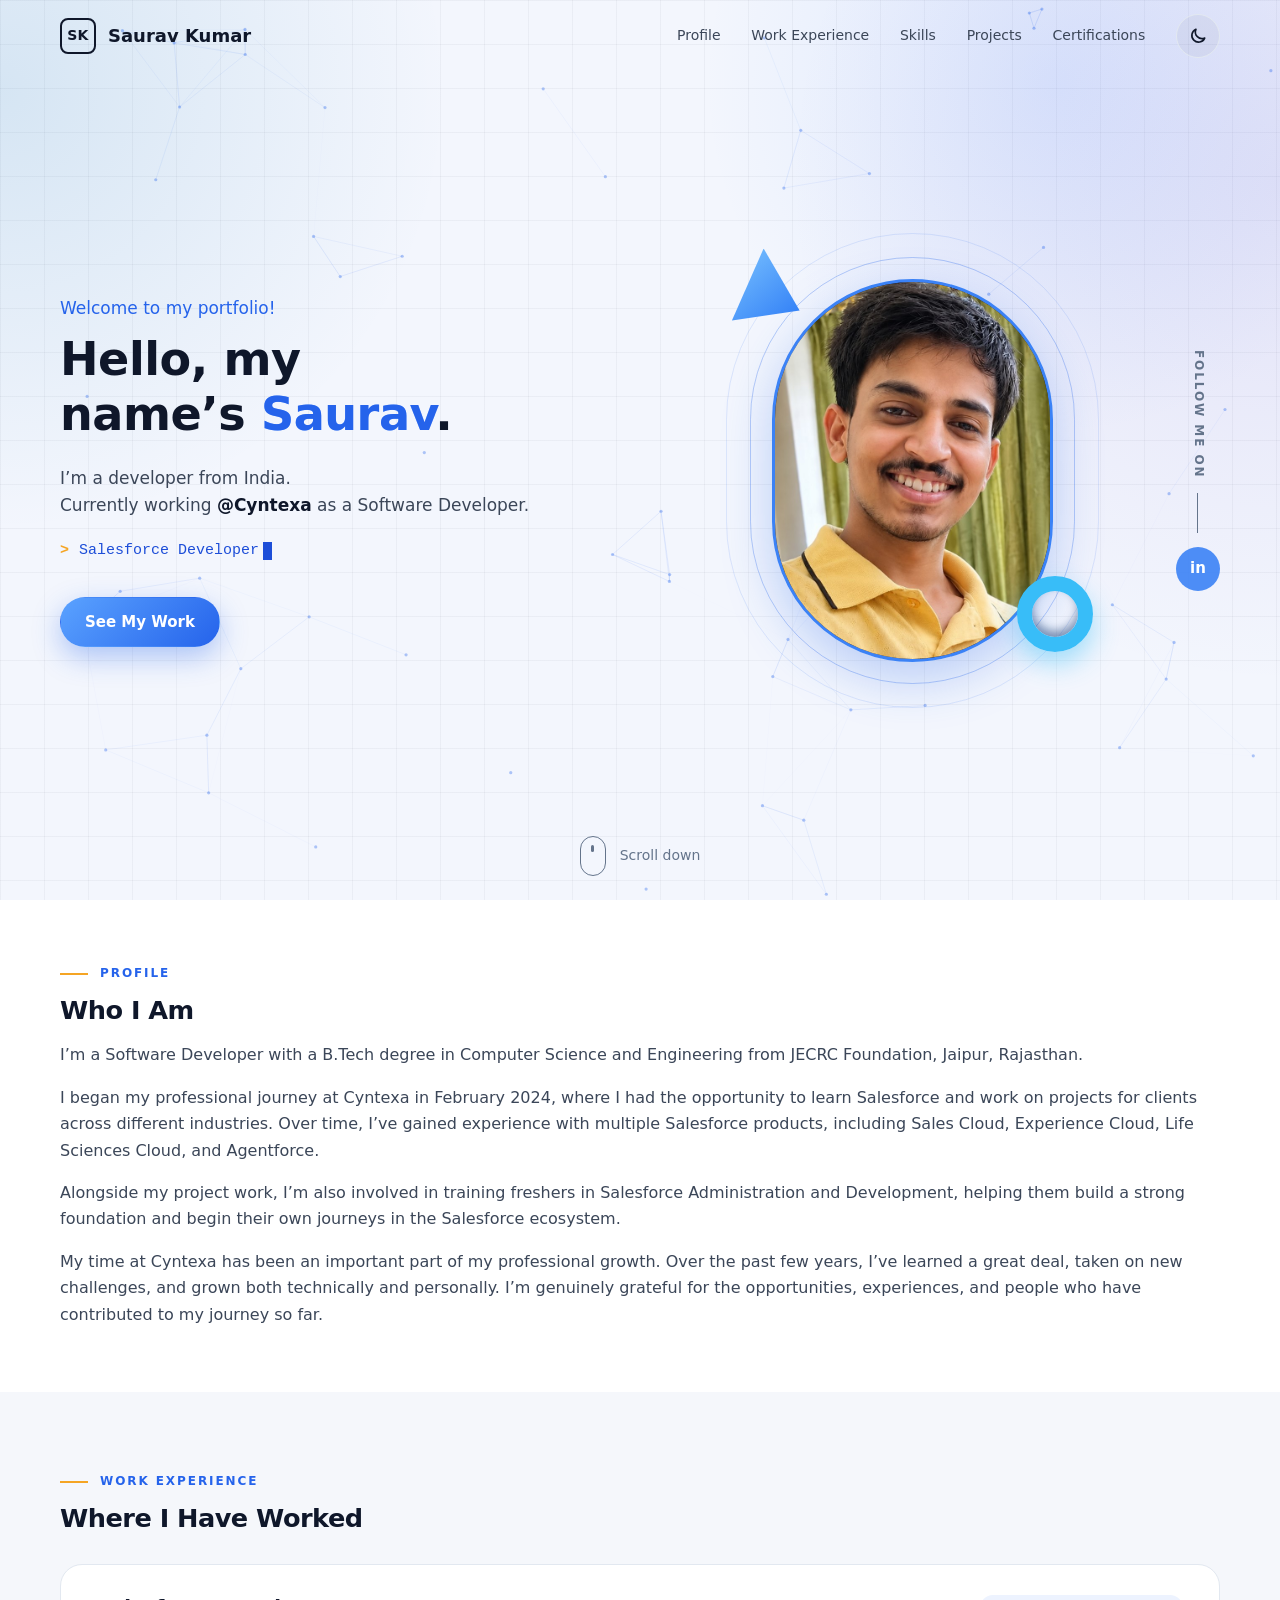
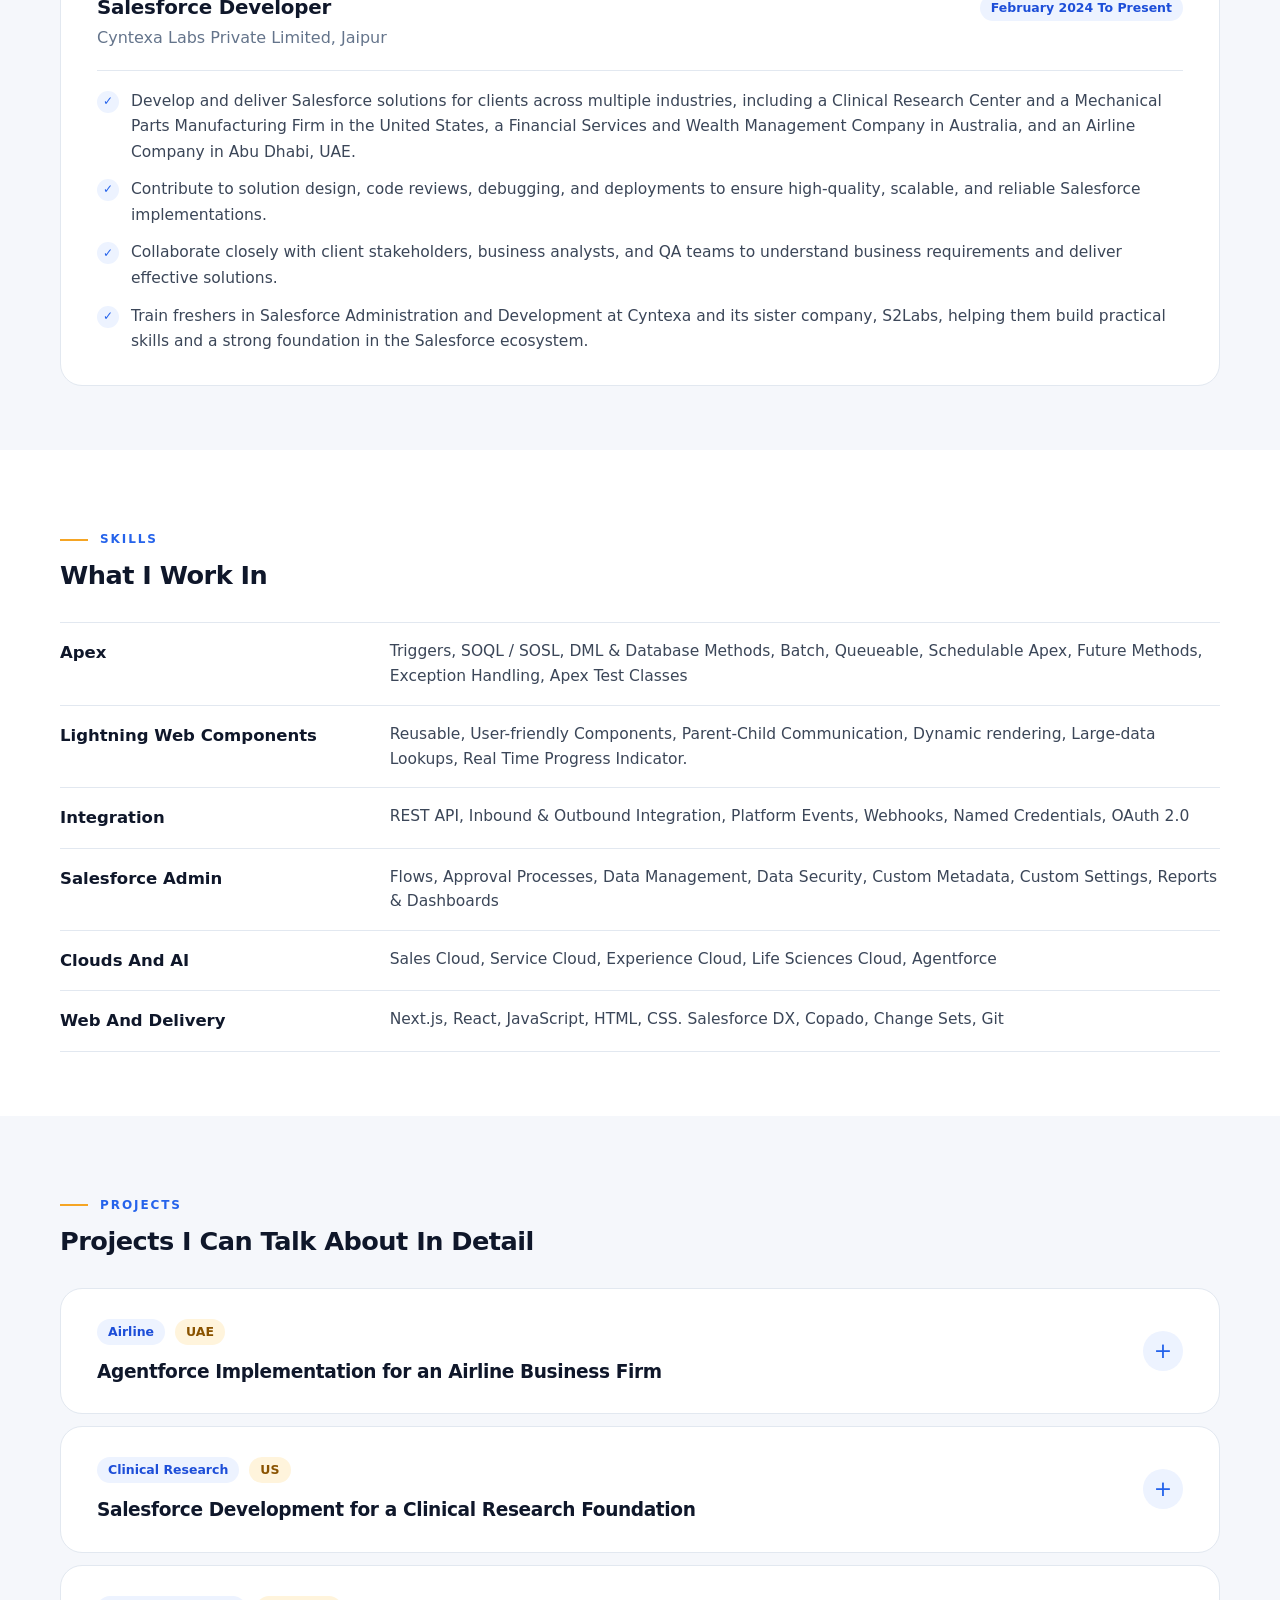
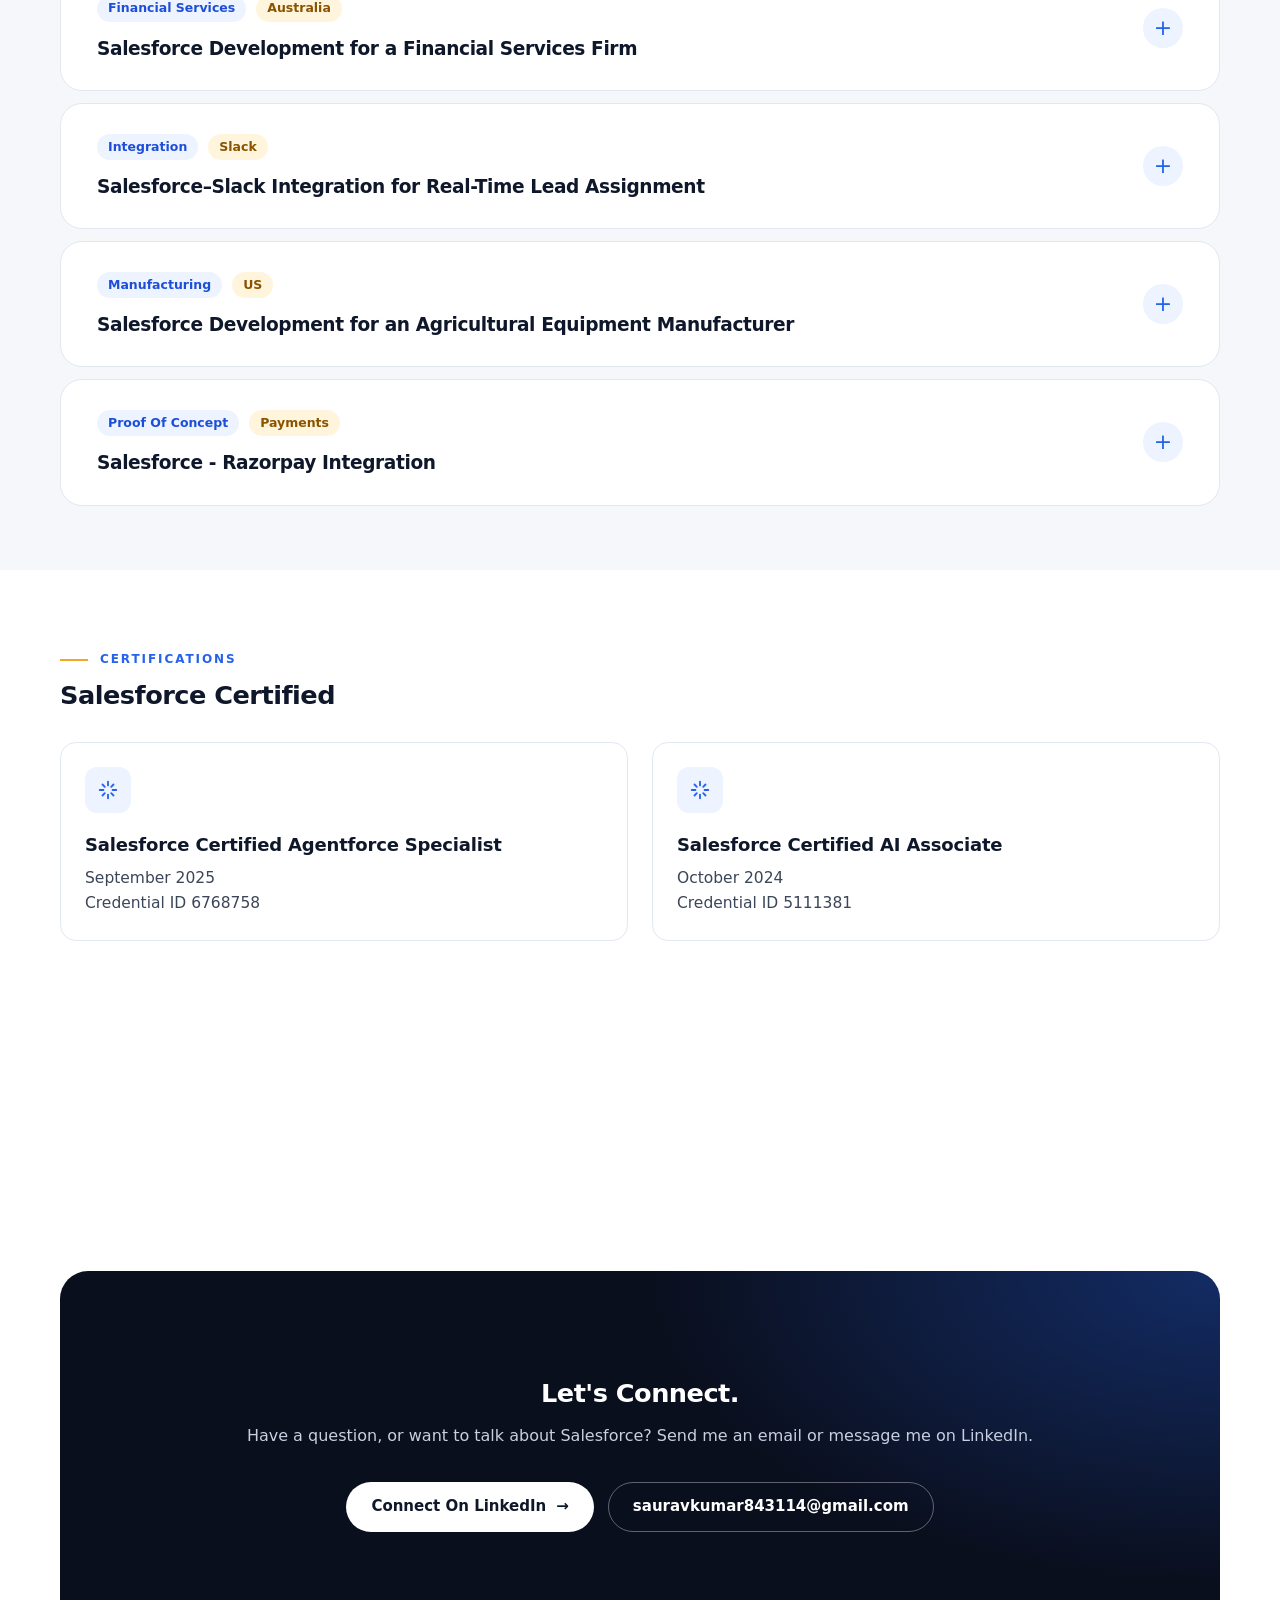
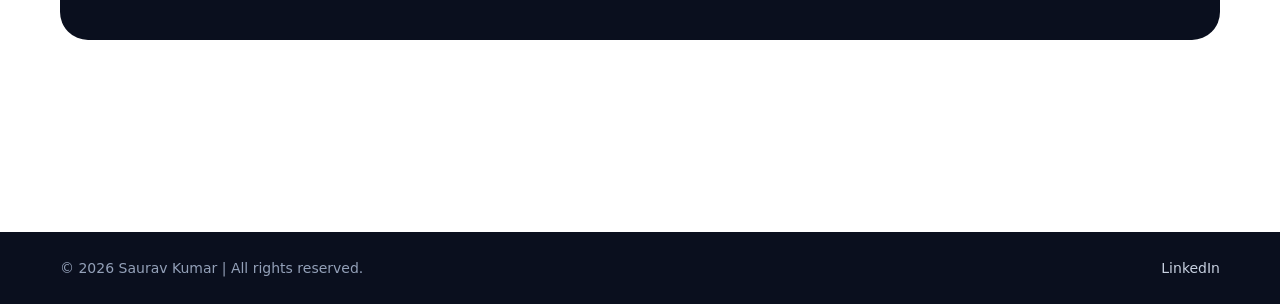
<file: index.html>
<!doctype html>
<html lang="en">
<head>
  <meta charset="utf-8">
  <meta name="viewport" content="width=device-width, initial-scale=1">
  <meta http-equiv="Content-Security-Policy" content="default-src 'self'; script-src 'self' https://gc.zgo.at; style-src 'self' 'unsafe-inline' https://fonts.googleapis.com; font-src https://fonts.gstatic.com; img-src 'self' data: https:; connect-src 'self' https://sauravkumar.goatcounter.com; form-action 'none'; base-uri 'self'; object-src 'none'">
  <meta name="referrer" content="strict-origin-when-cross-origin">
  <meta name="google-site-verification" content="KyVaxk0iY4NHzh8kAT00Ypj7dDPhv3FSzl2O1mB5lDM">
  <title>Saurav Kumar | Salesforce &amp; Agentforce Developer, Jaipur</title>
  <meta name="description" content="Saurav Kumar is a Salesforce developer in Jaipur, India, working with Apex, Lightning Web Components, integrations and Agentforce for clients in the US, Australia and the UAE.">
  <link rel="canonical" href="https://dev-saurav-kumar.github.io/">
  <meta property="og:type" content="website">
  <meta property="og:title" content="Saurav Kumar | Salesforce &amp; Agentforce Developer, Jaipur">
  <meta property="og:description" content="Saurav Kumar is a Salesforce developer in Jaipur, India, working with Apex, Lightning Web Components, integrations and Agentforce for clients in the US, Australia and the UAE.">
  <meta property="og:url" content="https://dev-saurav-kumar.github.io/">
  <meta property="og:image" content="https://dev-saurav-kumar.github.io/assets/og-card.jpg">
  <meta property="og:image:width" content="1200">
  <meta property="og:image:height" content="630">
  <meta property="og:image:alt" content="Saurav Kumar | Salesforce &amp; Agentforce Developer, Jaipur">
  <meta property="og:site_name" content="Saurav Kumar">
  <meta property="og:locale" content="en_IN">
  <meta name="twitter:card" content="summary_large_image">
  <meta name="theme-color" content="#0a0f1e">
  <link rel="icon" href="assets/favicon.svg" type="image/svg+xml">
  <link rel="preconnect" href="https://fonts.googleapis.com">
  <link rel="preconnect" href="https://fonts.gstatic.com" crossorigin>
  <link href="https://fonts.googleapis.com/css2?family=Inter:wght@400;500;600;700&family=Poppins:wght@500;600;700&display=swap" rel="stylesheet">
  <link rel="stylesheet" href="assets/styles.css">
  <script src="assets/theme.js"></script>
  <script type="application/ld+json">{
  "@context": "https://schema.org",
  "@type": "ProfilePage",
  "url": "https://dev-saurav-kumar.github.io/",
  "name": "Saurav Kumar | Salesforce & Agentforce Developer, Jaipur",
  "mainEntity": {
    "@type": "Person",
    "@id": "https://dev-saurav-kumar.github.io/#person",
    "name": "Saurav Kumar",
    "jobTitle": "Salesforce Developer",
    "description": "Salesforce developer in Jaipur working with Apex, Lightning Web Components, integrations and Agentforce.",
    "url": "https://dev-saurav-kumar.github.io/",
    "image": "https://dev-saurav-kumar.github.io/assets/saurav.jpg",
    "email": "mailto:sauravkumar843114@gmail.com",
    "address": {
      "@type": "PostalAddress",
      "addressLocality": "Jaipur",
      "addressRegion": "Rajasthan",
      "addressCountry": "IN"
    },
    "worksFor": {
      "@type": "Organization",
      "name": "Cyntexa Labs Private Limited"
    },
    "alumniOf": {
      "@type": "CollegeOrUniversity",
      "name": "JECRC Foundation, Jaipur"
    },
    "knowsAbout": [
      "Salesforce",
      "Apex",
      "Lightning Web Components",
      "Agentforce",
      "Salesforce Flows",
      "Salesforce integrations",
      "Salesforce Administration"
    ],
    "hasCredential": [
      {
        "@type": "EducationalOccupationalCredential",
        "name": "Salesforce Certified Agentforce Specialist",
        "credentialCategory": "certification",
        "dateCreated": "2025-09",
        "recognizedBy": {
          "@type": "Organization",
          "name": "Salesforce"
        }
      },
      {
        "@type": "EducationalOccupationalCredential",
        "name": "Salesforce Certified AI Associate",
        "credentialCategory": "certification",
        "dateCreated": "2024-10",
        "recognizedBy": {
          "@type": "Organization",
          "name": "Salesforce"
        }
      }
    ],
    "sameAs": [
      "https://www.linkedin.com/in/saurav695"
    ]
  }
}</script>
</head>
<body>
  <a class="skip" href="#main">Skip to content</a>

  <header class="site-header">
    <div class="container nav-bar">
      <a class="brand" href="index.html"><span class="brand-mark">SK</span><span>Saurav Kumar</span></a>
      <button class="nav-toggle" type="button" aria-expanded="false" aria-controls="site-nav" aria-label="Open menu"><span></span><span></span><span></span></button>
      <nav class="site-nav" id="site-nav" aria-label="Primary">
        <a href="#profile">Profile</a>
        <a href="#experience">Work Experience</a>
        <a href="#skills">Skills</a>
        <a href="#projects">Projects</a>
        <a href="#certifications">Certifications</a>
        <button class="theme-toggle" type="button" aria-label="Switch to dark theme" data-theme-toggle>
          <svg class="icon-moon" viewBox="0 0 24 24" aria-hidden="true"><path d="M20 14.5A8 8 0 019.5 4a8 8 0 1010.5 10.5z"/></svg>
          <svg class="icon-sun" viewBox="0 0 24 24" aria-hidden="true"><circle cx="12" cy="12" r="4"/><path d="M12 2v2M12 20v2M4.9 4.9l1.4 1.4M17.7 17.7l1.4 1.4M2 12h2M20 12h2M4.9 19.1l1.4-1.4M17.7 6.3l1.4-1.4"/></svg>
          <span class="theme-label">Theme</span>
        </button>
      </nav>
    </div>
  </header>

  <main id="main">

    <section class="hero hero-intro">
      <canvas class="hero-net" aria-hidden="true"></canvas>
      <div class="container hero-cols">
        <div class="hero-copy">
          <p class="hello">Welcome to my portfolio!</p>
          <h1>Hello, my<br>name’s <span class="accent">Saurav</span>.</h1>
          <p class="lede"><span class="line">I’m a developer from India.</span><span class="line">Currently working <b>@Cyntexa</b> as a Software Developer.</span></p>
          <p class="typed"><span class="sr-only">Salesforce Developer, Agentforce Specialist, Apex and LWC, Salesforce Integrations</span><span class="typed-prompt" aria-hidden="true">&gt;</span><span class="typed-text" aria-hidden="true" data-typed="Salesforce Developer|Agentforce Specialist|Apex &amp; LWC|Salesforce Integrations">Salesforce Developer</span><span class="typed-caret" aria-hidden="true"></span></p>
          <div class="actions">
            <a class="btn btn-primary" href="#projects">See my work</a>
          </div>
        </div>
        <div class="hero-visual">
          <span class="shape shape-tri" aria-hidden="true"></span>
          <div class="portrait">
            <span class="portrait-fallback" aria-hidden="true">SK</span>
            <img src="assets/saurav.jpg" alt="Saurav Kumar, Salesforce developer in Jaipur" width="660" height="900" fetchpriority="high" data-portrait>
          </div>
          <span class="shape shape-ring" aria-hidden="true"></span>
        </div>
        <div class="follow">
          <span class="follow-label">Follow me on</span>
          <a href="https://www.linkedin.com/in/saurav695" target="_blank" rel="me noopener" aria-label="LinkedIn"><b>in</b></a>
        </div>
      </div>
      <div class="container">
        <a class="scroll-cue" href="#profile"><span class="mouse" aria-hidden="true"></span>Scroll down</a>
      </div>
    </section>

    <section class="section" id="profile">
      <div class="container prose">
        <p class="eyebrow">Profile</p>
        <h2>Who I am</h2>
        <p>I’m a Software Developer with a B.Tech degree in Computer Science and Engineering from JECRC Foundation, Jaipur, Rajasthan.</p>
        <p>I began my professional journey at Cyntexa in February 2024, where I had the opportunity to learn Salesforce and work on projects for clients across different industries. Over time, I’ve gained experience with multiple Salesforce products, including Sales Cloud, Experience Cloud, Life Sciences Cloud, and Agentforce.</p>
        <p>Alongside my project work, I’m also involved in training freshers in Salesforce Administration and Development, helping them build a strong foundation and begin their own journeys in the Salesforce ecosystem.</p>
        <p>My time at Cyntexa has been an important part of my professional growth. Over the past few years, I’ve learned a great deal, taken on new challenges, and grown both technically and personally. I’m genuinely grateful for the opportunities, experiences, and people who have contributed to my journey so far.</p>
      </div>
    </section>

    <section class="section soft" id="experience">
      <div class="container">
        <div class="section-head">
          <p class="eyebrow">Work experience</p>
          <h2>Where I have worked</h2>
        </div>
        <div class="case job">
          <div class="job-head">
            <div>
              <h3>Salesforce Developer</h3>
              <p>Cyntexa Labs Private Limited, Jaipur</p>
            </div>
            <span class="tag">February 2024 to present</span>
          </div>
          <ul class="checks">
            <li>Develop and deliver Salesforce solutions for clients across multiple industries, including a Clinical Research Center and a Mechanical Parts Manufacturing Firm in the United States, a Financial Services and Wealth Management Company in Australia, and an Airline Company in Abu Dhabi, UAE.</li>
            <li>Contribute to solution design, code reviews, debugging, and deployments to ensure high-quality, scalable, and reliable Salesforce implementations.</li>
            <li>Collaborate closely with client stakeholders, business analysts, and QA teams to understand business requirements and deliver effective solutions.</li>
            <li>Train freshers in Salesforce Administration and Development at Cyntexa and its sister company, S2Labs, helping them build practical skills and a strong foundation in the Salesforce ecosystem.</li>
          </ul>
        </div>
      </div>
    </section>

    <section class="section" id="skills">
      <div class="container">
        <div class="section-head">
          <p class="eyebrow">Skills</p>
          <h2>What I work in</h2>
        </div>
        <dl class="skill-list">
          <div><dt>Apex</dt><dd>Triggers, SOQL / SOSL, DML &amp; Database Methods, Batch, Queueable, Schedulable Apex, Future Methods, Exception Handling, Apex Test Classes</dd></div>
          <div><dt>Lightning Web Components</dt><dd>Reusable, User-friendly Components, Parent-Child Communication, Dynamic rendering, Large-data Lookups, Real Time Progress Indicator.</dd></div>
          <div><dt>Integration</dt><dd>REST API, Inbound &amp; Outbound Integration, Platform Events, Webhooks, Named Credentials, OAuth 2.0</dd></div>
          <div><dt>Salesforce Admin</dt><dd>Flows, Approval Processes, Data Management, Data Security, Custom Metadata, Custom Settings, Reports &amp; Dashboards</dd></div>
          <div><dt>Clouds and AI</dt><dd>Sales Cloud, Service Cloud, Experience Cloud, Life Sciences Cloud, Agentforce</dd></div>
          <div><dt>Web and delivery</dt><dd>Next.js, React, JavaScript, HTML, CSS. Salesforce DX, Copado, Change Sets, Git</dd></div>
        </dl>
      </div>
    </section>

    <section class="section soft" id="projects">
      <div class="container">
        <div class="section-head">
          <p class="eyebrow">Projects</p>
          <h2>Projects I can talk about in detail</h2>
        </div>
        <details class="case" id="airline" name="project">
          <summary>
            <span class="case-top">
              <span class="tag">Airline</span><span class="tag amber">UAE</span>
            </span>
            <span class="case-title">Agentforce Implementation for an Airline Business Firm</span>
          </summary>
          <div class="case-text">
            <ul class="checks">
              <li>Automated the Activity Report Analysis process using Salesforce Agentforce, replacing the previous manual Excel/CSV upload and detailed prompt-driven analysis with an AI-powered conversational experience that automatically retrieves, filters, analyzes, and summarizes relevant activities based on the requested route or country</li>
              <li>Configured Agentforce to retrieve activities for the current year and Q1 of the following year, restricting analysis to activities associated with Leads and Accounts, while ensuring all relevant markets, accounts, activity types, and material actions across the complete timeline are considered</li>
              <li>Implemented AI-driven activity analysis to identify route- or country-related activities, remove duplicate records, and consolidate recurring activities while preserving important commercial details from fields such as Description, Agenda, Meeting Focus, and other activity information</li>
              <li>Developed dynamic response handling based on activity volume, where Agentforce generates a structured activity report directly in the chat for up to 300 records, including Region, Activity Type, and consolidated Action/Summary, while larger datasets exceeding 300 records are processed and delivered as a Word document via email</li>
              <li>Designed the Agentforce response format to ensure consistent and business-ready outputs, retaining all material actions supporting the requested route or country while eliminating repeated records and preserving the required activity details</li>
              <li>Streamlined the overall reporting workflow by enabling users to simply request activities for a route or country, allowing Agentforce to automatically perform data retrieval, filtering, deduplication, summarization, and report delivery without requiring users to provide complex analysis instructions</li>
            </ul>
          </div>
        </details>
        <details class="case" id="clinical" name="project">
          <summary>
            <span class="case-top">
              <span class="tag">Clinical research</span><span class="tag amber">US</span>
            </span>
            <span class="case-title">Salesforce Development for a Clinical Research Foundation</span>
          </summary>
          <div class="case-text">
            <p>The client is a US-based non-profit foundation running a multi-site clinical research study for a rare genetic disorder. Built on Salesforce Life Sciences Cloud, the platform manages the full participant journey - screening, electronic consent, study visits, patient-reported outcome (ePRO) surveys and stipend payments - across a nationwide network of research sites.</p>
            <ul class="checks">
              <li>Migrated survey question data across environments keeping their dependency and sequence intact, as each questionnaire is built from related records instead of object fields, where a wrong import order silently distorts the rendered form</li>
              <li>Created an Experience Cloud site with a user-friendly dashboard built in custom Lightning Web Components (LWC), giving site users most of the functionality that previously required internal Salesforce access - converting a registered member into a study participant, sending consent forms, principal investigator (PI) eligibility, structured screen-failure tracking and study visits - cutting license cost for the organization</li>
              <li>Integrated DocuSign eSignature under a 21 CFR Part 11 configuration, with DocuSign templates for informed consent, assent and medical record release forms, using webhooks to sync signature status back into Salesforce in real time</li>
              <li>Integrated PayQuicker payment APIs to issue participant stipends on visit completion, with registration tracking, payment status and retry handling for failed transactions</li>
              <li>Built and deployed 30+ site-branded email templates across 4 research sites covering enrollment, visit reminders, follow-ups and screen failures, each matching IRB-approved content and site-specific requirements</li>
            </ul>
          </div>
        </details>
        <details class="case" id="finance" name="project">
          <summary>
            <span class="case-top">
              <span class="tag">Financial services</span><span class="tag amber">Australia</span>
            </span>
            <span class="case-title">Salesforce Development for a Financial Services Firm</span>
          </summary>
          <div class="case-text">
            <p>The client is an Australia-based financial services company providing wealth management, accounting, and mortgage services. They were already using Salesforce but were facing performance and scalability issues due to poorly structured automation and increasing data volume.</p>
            <ul class="checks">
              <li>Analyzed and improved existing Salesforce Flows, where most logic was built in after-save triggers with inefficient practices such as too many DML operations and record creation inside loops. Refactored these flows to follow best practices, improving system performance and stability without affecting existing functionality</li>
              <li>Built a CSV-based bulk processing solution using Lightning Web Components (LWC), allowing users to upload large datasets, track real-time progress, and download detailed error reports for failed records</li>
              <li>Developed a custom LWC-based training interface with a sidebar navigation (similar to Salesforce Setup search), which displays structured content from JSON to help users understand business processes and system usage</li>
              <li>Created a custom entity-to-lead conversion feature for both single and bulk records (via CSV upload), ensuring all related records are correctly linked to the new Lead and generating a summary task with record details</li>
              <li>Implemented automation for version changes on records, including user confirmation prompts and sending email notifications to related Cases and Opportunities based on record type</li>
              <li>Developed a custom merge functionality for a complex custom object with 600+ fields, handling non-editable and formula fields while merging all related child records into the master record</li>
            </ul>
          </div>
        </details>
        <details class="case" id="slack" name="project">
          <summary>
            <span class="case-top">
              <span class="tag">Integration</span><span class="tag amber">Slack</span>
            </span>
            <span class="case-title">Salesforce–Slack Integration for Real-Time Lead Assignment</span>
          </summary>
          <div class="case-text">
            <p>The client required integration between Salesforce and Slack to streamline lead assignment and improve response time. Leads were initially assigned to queues, and sales users were notified on Slack with options to take ownership directly.</p>
            <ul class="checks">
              <li>Integrated Salesforce with Slack to send real-time notifications when new Leads were assigned to queues, improving visibility and response time for sales teams</li>
              <li>Implemented interactive Slack messages with action buttons, allowing users to claim Lead ownership directly from Slack without logging into Salesforce</li>
              <li>Developed a two-way integration using Slack webhooks and REST APIs, where user actions (button clicks) trigger requests back to Salesforce to update Lead ownership in real time</li>
              <li>Configured Salesforce to send confirmation responses back to Slack after ownership assignment, notifying users with Lead details and successful assignment messages</li>
              <li>Designed bulkified Apex triggers to support high-volume lead assignment events without exceeding governor limits</li>
              <li>Used asynchronous processing to ensure reliable communication and prevent delays in transactions</li>
              <li>Implemented secure API communication using Named Credentials, and authentication mechanisms to protect integration endpoints</li>
              <li>Built configurable settings to allow administrators to manage Slack channels and queue mappings dynamically</li>
            </ul>
          </div>
        </details>
        <details class="case" id="manufacturer" name="project">
          <summary>
            <span class="case-top">
              <span class="tag">Manufacturing</span><span class="tag amber">US</span>
            </span>
            <span class="case-title">Salesforce Development for an Agricultural Equipment Manufacturer</span>
          </summary>
          <div class="case-text">
            <p>The client is a US-based agricultural equipment manufacturer operating across multiple countries, providing farming machinery and related services. The organization already had a Salesforce implementation, and the requirement was to enhance the Experience Cloud portal to improve customer support and case management.</p>
            <ul class="checks">
              <li>Developed and enhanced the Experience Cloud portal by building multiple Lightning Web Components (LWC) to support case creation for different record types, improving usability for global customers</li>
              <li>Implemented a QR code–based product identification system, allowing users to scan or manually enter a unique product number; the system validates the input and auto-populates relevant details if a match is found, while still allowing users to proceed with manually entered values even if no match exists</li>
              <li>Designed and implemented dynamic lookup search components capable of handling large datasets, providing real-time suggestions as users type, with optimized search triggered after a minimum character threshold</li>
              <li>Enabled flexible input handling in lookup fields, allowing users to either select from suggestions or manually enter valid values; unmatched inputs are still captured and stored in a separate field for tracking and further processing</li>
              <li>Improved user interaction by handling UI behaviors such as auto-closing dropdowns on outside click and ensuring smooth selection and input experience</li>
              <li>Built a modular LWC architecture with reusable components, using parent-child communication to manage data flow and improve maintainability</li>
              <li>Developed dynamic UI rendering based on record type selection, enabling users to interact with different layouts and components based on the selected case category</li>
              <li>Ensured seamless integration with existing Salesforce data models and processes, maintaining data consistency while extending system functionality</li>
            </ul>
          </div>
        </details>
        <details class="case" id="razorpay" name="project">
          <summary>
            <span class="case-top">
              <span class="tag">Proof of concept</span><span class="tag amber">Payments</span>
            </span>
            <span class="case-title">Salesforce - Razorpay Integration</span>
          </summary>
          <div class="case-text">
            <p>The requirement was to build a proof of concept (POC) to integrate Razorpay with Salesforce, enabling users to make payments through Salesforce Sites and track transaction outcomes within the platform.</p>
            <ul class="checks">
              <li>Integrated Razorpay payment gateway with Salesforce using Salesforce Sites, enabling users to initiate and complete transactions through a public-facing interface</li>
              <li>Designed and implemented end-to-end payment flow, redirecting users to Razorpay for secure payment processing and handling response back in Salesforce</li>
              <li>Developed webhook-based integration to capture real-time payment events (success/failure) from Razorpay and process them within Salesforce</li>
              <li>Created a custom object to store transaction details such as payment status, amount, response data, and failure reasons for tracking and reporting</li>
              <li>Implemented Apex REST endpoints to securely receive and process webhook payloads from Razorpay</li>
              <li>Added validation and error handling to ensure accurate recording of transaction outcomes and prevent duplicate or inconsistent data</li>
              <li>Ensured secure communication between Razorpay and Salesforce by validating webhook requests and handling authentication</li>
              <li>Built a scalable structure to support future enhancements such as retries, reconciliation, and reporting on payment data</li>
            </ul>
          </div>
        </details>
      </div>
    </section>

    <section class="section" id="certifications">
      <div class="container">
        <div class="section-head">
          <p class="eyebrow">Certifications</p>
          <h2>Salesforce certified</h2>
        </div>
        <div class="cards two">
          <div class="card">
            <span class="icon" aria-hidden="true"><svg viewBox="0 0 24 24"><path d="M12 3v4M12 17v4M3 12h4M17 12h4M6 6l2.5 2.5M15.5 15.5L18 18M18 6l-2.5 2.5M8.5 15.5L6 18"/></svg></span>
            <h3>Salesforce Certified Agentforce Specialist</h3>
            <p>September 2025<br>Credential ID 6768758</p>
          </div>
          <div class="card">
            <span class="icon" aria-hidden="true"><svg viewBox="0 0 24 24"><path d="M12 3v4M12 17v4M3 12h4M17 12h4M6 6l2.5 2.5M15.5 15.5L18 18M18 6l-2.5 2.5M8.5 15.5L6 18"/></svg></span>
            <h3>Salesforce Certified AI Associate</h3>
            <p>October 2024<br>Credential ID 5111381</p>
          </div>
        </div>
      </div>
    </section>

    <section class="cta" id="connect">
      <div class="container">
        <div class="cta-band">
          <h2>Let&#39;s connect.</h2>
          <p>Have a question, or want to talk about Salesforce? Send me an email or message me on LinkedIn.</p>
          <div class="actions">
            <a class="btn btn-light" href="https://www.linkedin.com/in/saurav695" target="_blank" rel="me noopener">Connect on LinkedIn <span class="arrow" aria-hidden="true"></span></a>
            <a class="btn btn-ghost" href="mailto:sauravkumar843114@gmail.com">sauravkumar843114@gmail.com</a>
          </div>
        </div>
      </div>
    </section>
  </main>

  <footer class="site-footer">
    <div class="container footer-base">
      <p>© <span data-year>2026</span> Saurav Kumar | All rights reserved.</p>
      <ul>
        <li><a href="https://www.linkedin.com/in/saurav695" target="_blank" rel="me noopener">LinkedIn</a></li>
      </ul>
    </div>
  </footer>

  <script src="assets/main.js" defer></script>
  <script data-goatcounter="https://sauravkumar.goatcounter.com/count" async src="https://gc.zgo.at/count.js"></script>
</body>
</html>
</file>
<file: assets/styles.css>
/* Saurav Kumar — personal site */

:root {
  --navy: #0a0f1e;
  --navy-2: #121a33;
  --ink: #0f172a;
  --text: #3b4658;
  --muted: #64748b;
  --line: #e2e8f0;
  --bg: #ffffff;
  --bg-soft: #f5f7fb;
  --blue: #2563eb;
  --blue-dark: #1d4ed8;
  --blue-bright: #6ea2ff;
  --blue-tint: #edf3ff;
  --amber: #f5a524;
  --error: #b42318;
  --on-dark: #c7d0e0;
  --line-dark: rgba(255, 255, 255, 0.12);

  --display: "Poppins", system-ui, -apple-system, "Segoe UI", sans-serif;
  --sans: "Inter", system-ui, -apple-system, "Segoe UI", sans-serif;
  --mono: ui-monospace, "Cascadia Mono", Consolas, monospace;

  --pad: clamp(20px, 5vw, 40px);
  --section: clamp(44px, 5vw, 68px);
  --radius: 16px;
}

*,
*::before,
*::after {
  box-sizing: border-box;
}

html {
  -webkit-text-size-adjust: 100%;
  scroll-behavior: smooth;
  scroll-padding-top: 73px;
}

body {
  margin: 0;
  background: var(--bg);
  color: var(--text);
  font-family: var(--sans);
  font-size: 16px;
  line-height: 1.65;
  -webkit-font-smoothing: antialiased;
}

/* The footer always sits at the bottom of the window, even on short pages. */
body {
  display: flex;
  flex-direction: column;
  min-height: 100vh;
  min-height: 100dvh;
}

main {
  flex: 1;
}

#main {
  display: flex;
  flex-direction: column;
}

#main > :last-child {
  flex: 1;
}

h1,
h2,
h3,
p,
ul,
ol,
dl,
dd,
figure {
  margin: 0;
}

ul,
ol {
  padding: 0;
  list-style: none;
}

img,
svg {
  max-width: 100%;
}

a {
  color: var(--blue);
  text-underline-offset: 0.2em;
}

a:hover {
  color: var(--blue-dark);
}

:focus-visible {
  outline: 3px solid var(--blue-bright);
  outline-offset: 3px;
  border-radius: 4px;
}

::selection {
  background: var(--blue);
  color: #fff;
}

h1,
h2,
h3 {
  font-family: var(--display);
  color: var(--ink);
  letter-spacing: -0.02em;
}

h1 {
  font-weight: 600;
  font-size: clamp(30px, 3.1vw, 40px);
  line-height: 1.12;
}

h2 {
  font-weight: 600;
  font-size: clamp(23px, 2vw, 26px);
  line-height: 1.12;
}

h3 {
  font-weight: 600;
  font-size: 18px;
  line-height: 1.3;
  letter-spacing: -0.01em;
}

.container {
  width: 100%;
  max-width: 1240px;
  margin-inline: auto;
  padding-inline: var(--pad);
}

.skip {
  position: absolute;
  left: -9999px;
}

.skip:focus {
  left: 16px;
  top: 16px;
  z-index: 100;
  padding: 10px 16px;
  background: #fff;
  color: #0f172a;
  border-radius: 8px;
}

.eyebrow {
  display: flex;
  align-items: center;
  gap: 12px;
  margin-bottom: 12px;
  font-size: 12px;
  font-weight: 700;
  letter-spacing: 0.16em;
  text-transform: uppercase;
  color: var(--blue);
}

.eyebrow::before {
  content: "";
  flex: none;
  width: 28px;
  height: 2px;
  background: var(--amber);
}

.lede {
  font-size: 16px;
  line-height: 1.6;
  max-width: 60em;
}

h1,
h2,
h3,
.btn,
.brand,
.site-nav a,
.jump a,
.more,
.tag,
.case-title,
.faq summary,
.field label,
.field legend,
.choices span,
.facts dd,
.site-footer a {
  text-transform: capitalize;
}

.facts dd small,
.btn-ghost[href^="mailto:"],
.contact-info a[href^="mailto:"] {
  text-transform: none;
}

/* ---------- Header ---------- */

.site-header {
  position: sticky;
  top: 0;
  z-index: 50;
  background: transparent;
  border-bottom: 1px solid transparent;
  transition: background-color 0.25s, border-color 0.25s;
}

/* Once the page scrolls, the menu gets a solid background so it stays readable. */
.site-header.is-scrolled,
.site-header.is-open {
  background: rgba(10, 15, 30, 0.94);
  backdrop-filter: blur(10px);
  border-bottom-color: var(--line-dark);
}

.nav-bar {
  display: flex;
  align-items: center;
  justify-content: space-between;
  gap: 24px;
  min-height: 72px;
}

.brand {
  display: inline-flex;
  align-items: center;
  gap: 12px;
  min-height: 44px;
  font-family: var(--display);
  font-weight: 700;
  font-size: 18px;
  color: #fff;
  text-decoration: none;
}

.brand:hover {
  color: #fff;
}

.brand-mark {
  display: grid;
  place-items: center;
  width: 36px;
  height: 36px;
  border: 2px solid #fff;
  border-radius: 8px;
  font-size: 14px;
  letter-spacing: 0.02em;
}

.site-nav {
  display: flex;
  align-items: center;
  gap: clamp(16px, 2.4vw, 32px);
}

.site-nav a:not(.btn) {
  display: inline-flex;
  align-items: center;
  min-height: 44px;
  font-size: 14px;
  font-weight: 500;
  color: var(--on-dark);
  text-decoration: none;
}

.site-nav a:not(.btn):hover,
.site-nav a[aria-current="page"]:not(.btn) {
  color: #fff;
}

.site-nav a[aria-current="page"]:not(.btn) {
  box-shadow: inset 0 -2px 0 var(--amber);
}

/* The section being read is underlined in the menu. */
.site-nav a.is-active:not(.btn) {
  color: #fff;
  box-shadow: inset 0 -2px 0 var(--amber);
}

.nav-toggle {
  display: none;
  width: 44px;
  height: 44px;
  padding: 11px 9px;
  border: 1px solid var(--line-dark);
  border-radius: 10px;
  background: transparent;
  cursor: pointer;
}

.nav-toggle span {
  display: block;
  height: 2px;
  margin-block: 4px;
  background: #fff;
  border-radius: 2px;
}

/* ---------- Buttons ---------- */

.btn {
  display: inline-flex;
  align-items: center;
  justify-content: center;
  gap: 10px;
  min-height: 50px;
  padding: 0 24px;
  border: 1.5px solid transparent;
  border-radius: 999px;
  font: inherit;
  font-size: 15px;
  font-weight: 600;
  text-decoration: none;
  cursor: pointer;
  transition: background-color 0.15s, border-color 0.15s, color 0.15s, transform 0.15s;
}

.btn:hover {
  transform: translateY(-1px);
}

.btn-primary {
  background: linear-gradient(135deg, #5aa2ff, #2563eb);
  color: #fff;
  box-shadow: 0 10px 28px rgba(37, 99, 235, 0.35);
}

.btn-primary:hover {
  background: linear-gradient(135deg, #4b93f5, #1d4ed8);
  color: #fff;
}

/* White buttons sit on dark panels in both themes, so their text colour is fixed. */
.btn-light {
  background: #fff;
  color: #0f172a;
}

.btn-light:hover {
  background: #e3ecff;
  color: #0f172a;
}

.btn-ghost {
  border-color: rgba(255, 255, 255, 0.35);
  color: #fff;
}

.btn-ghost:hover {
  border-color: #fff;
  color: #fff;
}

.btn-outline {
  border-color: var(--line);
  background: #fff;
  color: var(--ink);
}

.btn-outline:hover {
  border-color: var(--blue);
  color: var(--blue);
}

.btn-sm {
  min-height: 44px;
  padding: 0 18px;
  font-size: 14px;
}

.btn[disabled] {
  opacity: 0.6;
  cursor: progress;
}

.actions {
  display: flex;
  flex-wrap: wrap;
  align-items: center;
  gap: 14px;
  margin-top: 32px;
}

.arrow::after {
  content: "\2192";
}

.more {
  display: inline-flex;
  align-items: center;
  gap: 8px;
  min-height: 44px;
  font-size: 15px;
  font-weight: 600;
  text-decoration: none;
}

.more::after {
  content: "\2192";
  transition: transform 0.15s;
}

.more:hover::after {
  transform: translateX(3px);
}

/* ---------- Dark hero ---------- */

.hero,
.page-hero {
  position: relative;
  background-color: var(--navy);
  background-image:
    radial-gradient(60% 80% at 85% 0%, rgba(37, 99, 235, 0.28), transparent 70%),
    linear-gradient(rgba(255, 255, 255, 0.035) 1px, transparent 1px),
    linear-gradient(90deg, rgba(255, 255, 255, 0.035) 1px, transparent 1px);
  background-size: auto, 44px 44px, 44px 44px;
  color: var(--on-dark);
}

/* The hero runs up behind the menu, so the two read as one surface. */
.hero,
.page-hero {
  margin-top: -73px;
}

.hero {
  padding-block: calc(clamp(64px, 9vw, 120px) + 73px) clamp(64px, 9vw, 120px);
}

.page-hero {
  padding-block: calc(clamp(36px, 4.5vw, 60px) + 73px) clamp(36px, 4.5vw, 60px);
}

.hero h1,
.page-hero h1 {
  color: #fff;
}

.page-hero h1 {
  font-size: clamp(27px, 2.6vw, 34px);
}

.hero .eyebrow,
.page-hero .eyebrow {
  color: #fff;
}

.hero .lede,
.page-hero .lede {
  margin-top: 22px;
}

.accent {
  color: var(--blue-bright);
}

.hero .lede + .lede {
  margin-top: 14px;
}

/* ---------- Home hero ---------- */

/* Moving network of dots behind the hero text. */
.hero-net {
  position: absolute;
  inset: 0;
  width: 100%;
  height: 100%;
  pointer-events: none;
}

/* Terminal-style line that types out what Saurav works on. */
.typed {
  display: flex;
  align-items: center;
  gap: 10px;
  min-height: 28px;
  margin-top: 18px;
  font-family: var(--mono);
  font-size: 15px;
  color: #9cc4ff;
}

.typed-prompt {
  color: var(--amber);
  font-weight: 700;
}

.typed-caret {
  width: 9px;
  height: 18px;
  margin-left: -6px;
  background: #9cc4ff;
  animation: caret-blink 1s steps(1) infinite;
}

@keyframes caret-blink {
  50% {
    opacity: 0;
  }
}

.sr-only {
  position: absolute;
  width: 1px;
  height: 1px;
  overflow: hidden;
  clip-path: inset(50%);
  white-space: nowrap;
}

/* Back to top: appears once the page has scrolled past the first screen. */
.to-top {
  position: fixed;
  right: clamp(16px, 3vw, 32px);
  bottom: calc(clamp(16px, 3vw, 32px) + var(--lift, 0px));
  z-index: 60;
  display: grid;
  place-items: center;
  width: 48px;
  height: 48px;
  border: 0;
  border-radius: 50%;
  background: linear-gradient(135deg, #5aa2ff, #2563eb);
  color: #fff;
  box-shadow: 0 10px 24px rgba(37, 99, 235, 0.35);
  cursor: pointer;
  opacity: 0;
  visibility: hidden;
  translate: 0 12px;
  transition: opacity 0.25s ease, translate 0.25s ease, visibility 0.25s;
}

.menu-open .to-top {
  display: none;
}

.to-top.is-shown {
  opacity: 1;
  visibility: visible;
  translate: 0 0;
}

.to-top:hover {
  background: linear-gradient(135deg, #4b93f5, #1d4ed8);
}

.to-top svg {
  width: 22px;
  height: 22px;
  fill: none;
  stroke: currentColor;
  stroke-width: 2.4;
  stroke-linecap: round;
  stroke-linejoin: round;
}

/* Reading progress: a thin line under the menu that grows as the page scrolls. */
.scroll-progress {
  position: absolute;
  left: 0;
  bottom: -1px;
  width: 100%;
  height: 2px;
  background: linear-gradient(90deg, var(--amber), #ffcf70);
  transform: scaleX(var(--progress, 0));
  transform-origin: left;
  pointer-events: none;
}


.hero-intro {
  padding-block: calc(clamp(20px, 3.5vw, 44px) + 73px) 20px;
  background-image:
    radial-gradient(50% 70% at 0% 10%, rgba(14, 116, 180, 0.38), transparent 70%),
    radial-gradient(55% 80% at 100% 20%, rgba(88, 60, 200, 0.34), transparent 70%),
    linear-gradient(rgba(255, 255, 255, 0.03) 1px, transparent 1px),
    linear-gradient(90deg, rgba(255, 255, 255, 0.03) 1px, transparent 1px);
  background-size: auto, auto, 44px 44px, 44px 44px;
}

/* The home hero always fills the whole window, so nothing below it shows until you scroll. */
.hero-intro {
  display: flex;
  flex-direction: column;
  min-height: min(100vh, 1200px);
  min-height: min(100svh, 1200px);
}

.hero-intro > .container:first-of-type {
  flex: 1;
}

.hero-cols {
  display: grid;
  grid-template-columns: minmax(0, 1fr) auto 44px;
  gap: clamp(32px, 6vw, 88px);
  align-items: center;
}

.hello {
  margin-bottom: 10px;
  font-size: 17px;
  font-weight: 500;
  color: #5aa2ff;
}

.hero-intro h1 {
  font-size: clamp(34px, 3.6vw, 48px);
  font-weight: 600;
  line-height: 1.2;
  letter-spacing: -0.01em;
  text-transform: none;
}

.hero-intro .lede {
  max-width: 30em;
  font-size: clamp(17px, 1.3vw, 18px);
}

/* Each sentence of the hero text starts on its own line. */
.lede .line {
  display: block;
}

.hero-intro .lede b {
  color: #fff;
  font-weight: 600;
}

.arrow.long::after {
  content: "\27F6";
}

.hero-visual {
  position: relative;
  width: min(clamp(210px, 22vw, 300px), 40vh);
  margin: 40px 46px;
}

.hero-visual::before,
.hero-visual::after {
  content: "";
  position: absolute;
  inset: -22px;
  border: 1px solid rgba(110, 162, 255, 0.35);
  border-radius: 999px;
  pointer-events: none;
}

.hero-visual::after {
  inset: -46px;
  border-color: rgba(110, 162, 255, 0.14);
}

.portrait {
  position: relative;
  aspect-ratio: 11 / 15;
  border: 3px solid #3b82f6;
  border-radius: 999px;
  background: linear-gradient(160deg, #1b3a7a, #0d1630 70%);
  box-shadow: 0 0 60px rgba(59, 130, 246, 0.45);
  overflow: hidden;
}

.portrait img {
  position: absolute;
  inset: 0;
  width: 100%;
  height: 100%;
  object-fit: cover;
}

.portrait-fallback {
  position: absolute;
  inset: 0;
  display: grid;
  place-items: center;
  font-family: var(--display);
  font-weight: 600;
  font-size: clamp(48px, 5.5vw, 72px);
  color: rgba(255, 255, 255, 0.9);
}

@keyframes float {
  from {
    transform: translateY(0) rotate(var(--tilt, 0deg));
  }
  to {
    transform: translateY(-16px) rotate(calc(var(--tilt, 0deg) + 8deg));
  }
}

.shape {
  position: absolute;
  z-index: 1;
  animation: float 5s ease-in-out infinite alternate;
}

.shape-tri {
  --tilt: -14deg;
  top: -30px;
  left: -44px;
  width: 72px;
  height: 72px;
  background: linear-gradient(140deg, #7cc4ff, #2f7df6);
  clip-path: polygon(50% 0, 100% 86%, 6% 100%);
  filter: drop-shadow(0 12px 18px rgba(47, 125, 246, 0.5));
}

.shape-ring {
  --tilt: 18deg;
  right: -40px;
  bottom: 10px;
  width: 76px;
  height: 76px;
  border: 15px solid #38bdf8;
  border-radius: 50%;
  box-shadow: 0 12px 26px rgba(56, 189, 248, 0.45), inset 0 -6px 10px rgba(8, 47, 110, 0.5);
  animation-duration: 6.5s;
}

.follow {
  display: flex;
  flex-direction: column;
  align-items: center;
  gap: 14px;
}

.follow-label {
  white-space: nowrap;
  writing-mode: vertical-rl;
  padding-bottom: 54px;
  background: linear-gradient(var(--follow-line, #93a0b8), var(--follow-line, #93a0b8)) bottom center / 1px 40px no-repeat;
  font-size: 12px;
  font-weight: 600;
  letter-spacing: 0.16em;
  text-transform: uppercase;
  color: #93a0b8;
}

.follow a {
  display: grid;
  place-items: center;
  width: 44px;
  height: 44px;
  border-radius: 50%;
  background: rgba(59, 130, 246, 0.9);
  color: #fff;
  font-size: 15px;
  text-decoration: none;
  transition: transform 0.15s, background-color 0.15s;
}

.follow a:hover {
  transform: translateY(-3px);
  background: #fff;
  color: var(--blue);
}

.follow svg {
  width: 18px;
  height: 18px;
  fill: none;
  stroke: currentColor;
  stroke-width: 2;
  stroke-linecap: round;
  stroke-linejoin: round;
}

/* The "Scroll down" cue sits centred at the bottom of the hero. */
.hero-intro > .container:last-child {
  display: flex;
  justify-content: center;
}

.scroll-cue {
  display: inline-flex;
  align-items: center;
  gap: 14px;
  min-height: 48px;
  margin-top: 8px;
  font-size: 14px;
  color: #93a0b8;
  text-decoration: none;
}

.scroll-cue:hover {
  color: #fff;
}

.mouse {
  position: relative;
  width: 26px;
  height: 40px;
  border: 1.5px solid currentColor;
  border-radius: 14px;
}

@keyframes wheel {
  0% {
    opacity: 0;
    transform: translateY(0);
  }
  40% {
    opacity: 1;
  }
  100% {
    opacity: 0;
    transform: translateY(10px);
  }
}

.mouse::after {
  content: "";
  position: absolute;
  left: 50%;
  top: 8px;
  width: 3px;
  height: 7px;
  margin-left: -1.5px;
  border-radius: 2px;
  background: currentColor;
  animation: wheel 1.6s ease-in-out infinite;
}

/* ---------- Announcement strip ---------- */

.strip {
  border-bottom: 1px solid var(--line);
  background: var(--bg-soft);
  font-size: 15px;
}

.strip .container {
  display: flex;
  flex-wrap: wrap;
  align-items: center;
  justify-content: space-between;
  gap: 4px 24px;
  padding-block: 10px;
}

.strip p {
  display: flex;
  flex-wrap: wrap;
  align-items: center;
  gap: 10px;
  color: var(--ink);
}

/* ---------- Sections ---------- */

.section {
  padding-block: var(--section);
}

.section.soft {
  background: var(--bg-soft);
}

.section-head {
  max-width: 960px;
  margin-bottom: clamp(22px, 2.6vw, 32px);
}

.section-head.center {
  margin-inline: auto;
  text-align: center;
}

.section-head.center .eyebrow {
  justify-content: center;
}

.section-head p {
  margin-top: 16px;
}

.head-row {
  display: flex;
  flex-wrap: wrap;
  align-items: flex-end;
  justify-content: space-between;
  gap: 16px 32px;
  margin-bottom: clamp(22px, 2.6vw, 32px);
}

.head-row .section-head {
  margin-bottom: 0;
}

/* ---------- Cards ---------- */

.cards {
  display: grid;
  grid-template-columns: repeat(3, minmax(0, 1fr));
  gap: 24px;
}

.cards.two {
  grid-template-columns: repeat(2, minmax(0, 1fr));
}

.card {
  display: flex;
  flex-direction: column;
  padding: 24px;
  border: 1px solid var(--line);
  border-radius: var(--radius);
  background: #fff;
  transition: border-color 0.15s, box-shadow 0.15s, transform 0.15s;
}

a.card {
  color: inherit;
  text-decoration: none;
}

a.card:hover,
.card.lift:hover {
  border-color: var(--blue);
  box-shadow: 0 14px 34px rgba(15, 23, 42, 0.08);
  transform: translateY(-3px);
}

.card h3 {
  margin-bottom: 10px;
}

.card p {
  font-size: 15.5px;
  line-height: 1.6;
}

.card .more {
  margin-top: auto;
  padding-top: 14px;
  color: var(--blue);
}

.card.dark {
  border-color: transparent;
  background: var(--navy);
  color: var(--on-dark);
}

.card.dark h3 {
  color: #fff;
}

.card.dark .more {
  color: #fff;
}

.icon {
  display: grid;
  place-items: center;
  width: 46px;
  height: 46px;
  margin-bottom: 20px;
  border-radius: 12px;
  background: var(--blue-tint);
  color: var(--blue);
}

.icon svg {
  width: 22px;
  height: 22px;
  fill: none;
  stroke: currentColor;
  stroke-width: 2;
  stroke-linecap: round;
  stroke-linejoin: round;
}

.tag {
  display: inline-flex;
  align-items: center;
  min-height: 26px;
  padding: 0 11px;
  border-radius: 999px;
  background: var(--blue-tint);
  color: var(--blue-dark);
  font-size: 12.5px;
  font-weight: 600;
  white-space: nowrap;
}

.tag.amber {
  background: #fff4dc;
  color: #8a5300;
}

.tag.dark {
  background: var(--ink);
  color: #fff;
}

.tags {
  display: flex;
  flex-wrap: wrap;
  gap: 8px;
}

.card .tags {
  margin-bottom: 16px;
}

.card .tags.foot {
  margin: 18px 0 0;
}

.tag.plain {
  background: var(--bg-soft);
  color: var(--text);
  font-weight: 500;
}

/* ---------- Lists ---------- */

.checks li {
  position: relative;
  padding-left: 34px;
  font-size: 15.5px;
}

.checks li + li {
  margin-top: 12px;
}

.checks li::before {
  content: "\2713";
  position: absolute;
  left: 0;
  top: 2px;
  display: grid;
  place-items: center;
  width: 22px;
  height: 22px;
  border-radius: 50%;
  background: var(--blue-tint);
  color: var(--blue);
  font-size: 12px;
  font-weight: 700;
}

.quotes li {
  padding: 14px 18px;
  border-left: 3px solid var(--blue);
  border-radius: 0 10px 10px 0;
  background: var(--bg-soft);
  font-size: 15.5px;
  color: var(--ink);
}

.quotes li + li {
  margin-top: 10px;
}

/* ---------- Split layouts ---------- */

.split {
  display: grid;
  grid-template-columns: repeat(2, minmax(0, 1fr));
  gap: clamp(36px, 6vw, 80px);
  align-items: center;
}

.split.top {
  align-items: start;
}

.prose > p + p {
  margin-top: 1em;
}

.prose > h2 + p {
  margin-top: 18px;
}

.split > div > p + p {
  margin-top: 1em;
}

.split h2 + p {
  margin-top: 18px;
}

.split .checks {
  margin-top: 26px;
}

.steps {
  padding: clamp(26px, 4vw, 40px);
  border-radius: 22px;
  background: var(--navy);
  color: var(--on-dark);
  counter-reset: step;
}

.steps li {
  counter-increment: step;
  display: grid;
  grid-template-columns: 40px minmax(0, 1fr);
  gap: 16px;
  padding-block: 16px;
}

.steps li + li {
  border-top: 1px solid var(--line-dark);
}

.steps li::before {
  content: counter(step);
  display: grid;
  place-items: center;
  width: 40px;
  height: 40px;
  border-radius: 50%;
  background: rgba(255, 255, 255, 0.1);
  color: #fff;
  font-family: var(--display);
  font-weight: 700;
}

.steps h3 {
  color: #fff;
  font-size: 16.5px;
}

.steps p {
  margin-top: 4px;
  font-size: 15px;
}

/* ---------- Case files ---------- */

.jump {
  display: flex;
  flex-wrap: wrap;
  gap: 10px;
  margin-top: 30px;
}

.jump a {
  display: inline-flex;
  align-items: center;
  min-height: 44px;
  padding: 0 16px;
  border: 1px solid var(--line-dark);
  border-radius: 999px;
  color: #fff;
  font-size: 14px;
  font-weight: 500;
  text-decoration: none;
}

.jump a:hover {
  border-color: #fff;
  color: #fff;
}

.case {
  padding: clamp(20px, 2.6vw, 30px) clamp(22px, 3vw, 36px);
  border: 1px solid var(--line);
  border-radius: 22px;
  background: #fff;
  transition: translate 0.2s ease, border-color 0.2s ease, box-shadow 0.2s ease;
}

@media (hover: hover) {
  .case:hover {
    translate: 0 -3px;
    border-color: rgba(37, 99, 235, 0.45);
    box-shadow: 0 16px 36px rgba(15, 23, 42, 0.08);
  }
}

.case + .case {
  margin-top: 28px;
}

.case-top {
  display: flex;
  flex-wrap: wrap;
  align-items: center;
  gap: 10px;
  margin-bottom: 16px;
}

.case-num {
  font-family: var(--display);
  font-weight: 700;
  font-size: 14px;
  color: var(--muted);
}

.case h2 {
  font-size: clamp(20px, 1.8vw, 23px);
}

.case-body {
  display: grid;
  grid-template-columns: minmax(0, 0.8fr) minmax(0, 1.2fr);
  gap: clamp(24px, 4vw, 56px);
  margin-top: 28px;
}

.case-body h3 {
  margin-bottom: 10px;
  font-size: 13px;
  font-family: var(--sans);
  font-weight: 700;
  letter-spacing: 0.12em;
  text-transform: uppercase;
  color: var(--muted);
}

.case-body .tags {
  margin-top: 20px;
}

details.case > summary {
  display: block;
  position: relative;
  padding-right: 48px;
  cursor: pointer;
  list-style: none;
}

details.case > summary::-webkit-details-marker {
  display: none;
}

details.case > summary::after {
  content: "+";
  position: absolute;
  right: 0;
  top: 50%;
  display: grid;
  place-items: center;
  width: 40px;
  height: 40px;
  margin-top: -20px;
  border-radius: 50%;
  background: var(--blue-tint);
  color: var(--blue);
  font-size: 22px;
}

details.case[open] > summary::after {
  content: "\2212";
}

details.case .case-top {
  display: flex;
}

.case-title {
  display: block;
  font-family: var(--display);
  font-weight: 700;
  font-size: clamp(18px, 1.45vw, 19px);
  line-height: 1.2;
  letter-spacing: -0.02em;
  color: var(--ink);
}

.case-title {
  text-transform: none;
}

.case-text {
  margin-top: 24px;
  padding-top: 24px;
  border-top: 1px solid var(--line);
}

.case-text > p {
  margin-bottom: 22px;
  color: var(--ink);
}

details.case:hover {
  border-color: var(--blue);
}

.case + .case,
details.case + details.case {
  margin-top: 12px;
}

.service .icon {
  margin-bottom: 16px;
}

.job-head {
  display: flex;
  flex-wrap: wrap;
  align-items: flex-start;
  justify-content: space-between;
  gap: 12px 24px;
  padding-bottom: 18px;
  margin-bottom: 18px;
  border-bottom: 1px solid var(--line);
}

.job-head h3 {
  font-size: clamp(19px, 1.55vw, 20px);
}

.job-head p {
  margin-top: 4px;
  color: var(--muted);
}

/* ---------- Service blocks ---------- */

.service {
  display: grid;
  grid-template-columns: repeat(2, minmax(0, 1fr));
  gap: clamp(24px, 4vw, 56px);
  padding: clamp(22px, 3vw, 36px);
  border: 1px solid var(--line);
  border-radius: 22px;
  background: #fff;
}

.service.solo {
  grid-template-columns: 1fr;
}

.service + .service {
  margin-top: 24px;
}

.service h2 {
  font-size: clamp(20px, 1.7vw, 22px);
  margin-bottom: 14px;
}

.service h3 {
  margin-bottom: 12px;
  font-size: 13px;
  font-family: var(--sans);
  font-weight: 700;
  letter-spacing: 0.12em;
  text-transform: uppercase;
  color: var(--muted);
}

/* ---------- Facts ---------- */

.facts {
  border: 1px solid var(--line);
  border-radius: var(--radius);
  background: #fff;
  overflow: hidden;
}

.facts > div {
  display: grid;
  grid-template-columns: minmax(0, 0.42fr) minmax(0, 1fr);
  gap: 16px;
  padding: 16px 22px;
}

.facts > div + div {
  border-top: 1px solid var(--line);
}

.facts dt {
  font-size: 12.5px;
  font-weight: 700;
  letter-spacing: 0.1em;
  text-transform: uppercase;
  color: var(--muted);
  padding-top: 3px;
}

.facts dd {
  font-size: 15.5px;
  color: var(--ink);
}

.facts dd small {
  display: block;
  font-size: 14px;
  color: var(--muted);
}

/* ---------- Skills ---------- */

.skill-list > div {
  display: grid;
  grid-template-columns: minmax(0, 0.32fr) minmax(0, 1fr);
  gap: 8px clamp(24px, 5vw, 72px);
  padding-block: 16px;
  border-top: 1px solid var(--line);
  transition: border-color 0.2s;
}

.skill-list > div:last-child {
  border-bottom: 1px solid var(--line);
}

.skill-list > div:hover {
  border-top-color: var(--blue);
}

.skill-list dt {
  font-family: var(--display);
  font-weight: 600;
  font-size: 16.5px;
  color: var(--ink);
  text-transform: capitalize;
}

.skill-list dd {
  font-size: 15.5px;
  line-height: 1.6;
}

@media (max-width: 640px) {
  .skill-list > div {
    grid-template-columns: 1fr;
    padding-block: 20px;
  }
}

/* ---------- FAQ ---------- */

.faq details {
  border: 1px solid var(--line);
  border-radius: 14px;
  background: #fff;
}

.faq details + details {
  margin-top: 12px;
}

.faq summary {
  display: flex;
  align-items: center;
  justify-content: space-between;
  gap: 20px;
  min-height: 60px;
  padding: 14px 22px;
  font-family: var(--display);
  font-weight: 600;
  font-size: 16px;
  color: var(--ink);
  cursor: pointer;
  list-style: none;
}

.faq summary::-webkit-details-marker {
  display: none;
}

.faq summary::after {
  content: "+";
  font-size: 24px;
  font-weight: 400;
  color: var(--blue);
}

.faq details[open] summary::after {
  content: "\2212";
}

.faq details p {
  padding: 0 22px 22px;
  font-size: 15.5px;
}

/* ---------- CTA band ---------- */

/* The closing band gets a screen of its own: scrolled to the end, only it and the footer show. */
.cta {
  display: flex;
  align-items: center;
  min-height: calc(100vh - 73px);
  min-height: calc(100svh - 73px);
  padding-block: calc(73px + 24px) 24px;
  /* A link to this section scrolls all the way to the end of the page. */
  scroll-margin-top: -73px;
}

.cta > .container {
  flex: 1;
}

.cta-band {
  padding: clamp(48px, 12vh, 120px) clamp(24px, 5vw, 64px);
  border-radius: 28px;
  background-color: var(--navy);
  background-image: radial-gradient(70% 120% at 100% 0%, rgba(37, 99, 235, 0.35), transparent 70%);
  color: var(--on-dark);
  text-align: center;
}

.cta-band h2 {
  color: #fff;
}

.cta-band p {
  max-width: 56em;
  margin: 16px auto 0;
}

.cta-band .actions {
  justify-content: center;
}

/* ---------- Form ---------- */

.form-card {
  padding: clamp(24px, 4vw, 40px);
  border: 1px solid var(--line);
  border-radius: 22px;
  background: #fff;
  box-shadow: 0 20px 50px rgba(15, 23, 42, 0.06);
}

.form {
  display: grid;
  gap: 22px;
}

.field label,
.field legend {
  display: block;
  padding: 0;
  margin-bottom: 8px;
  font-size: 14px;
  font-weight: 600;
  color: var(--ink);
}

.field input[type="text"],
.field input[type="email"],
.field input[type="url"],
.field input[type="date"],
.field input[type="password"],
.field select,
.field textarea {
  width: 100%;
  min-height: 50px;
  padding: 12px 14px;
  border: 1.5px solid var(--line);
  border-radius: 10px;
  background: #fff;
  color: var(--ink);
  font: inherit;
  font-size: 16px;
}

.field textarea {
  min-height: 160px;
  resize: vertical;
}

.field input:focus-visible,
.field select:focus-visible,
.field textarea:focus-visible {
  outline: 0;
  border-color: var(--blue);
  box-shadow: 0 0 0 4px rgba(37, 99, 235, 0.15);
}

.field [aria-invalid="true"] {
  border-color: var(--error);
}

.field .error {
  margin-top: 6px;
  font-size: 14px;
  color: var(--error);
}

.field .error:empty {
  display: none;
}

.field small {
  display: block;
  margin-top: 6px;
  font-size: 13.5px;
  color: var(--muted);
}

fieldset.field {
  margin: 0;
  padding: 0;
  border: 0;
  min-width: 0;
}

.choices {
  display: flex;
  flex-wrap: wrap;
  gap: 10px;
}

.choices label {
  margin: 0;
  font-weight: 500;
  cursor: pointer;
}

.choices input {
  position: absolute;
  opacity: 0;
}

.choices span {
  display: inline-flex;
  align-items: center;
  min-height: 44px;
  padding: 0 16px;
  border: 1.5px solid var(--line);
  border-radius: 999px;
  font-size: 14.5px;
}

.choices input:checked + span {
  border-color: var(--blue);
  background: var(--blue);
  color: #fff;
}

.choices input:focus-visible + span {
  outline: 3px solid var(--blue-bright);
  outline-offset: 2px;
}

.hp {
  position: absolute;
  left: -9999px;
}

.form-status {
  font-size: 15.5px;
  color: var(--ink);
}

.form-status:empty {
  display: none;
}

.form-status.is-error {
  color: var(--error);
}

.contact-info .card + .card {
  margin-top: 16px;
}

.contact-info .card a {
  font-weight: 600;
  overflow-wrap: anywhere;
}

/* ---------- Footer ---------- */

.site-footer {
  background: var(--navy);
  font-size: 14px;
  color: #93a0b8;
}

.footer-base {
  display: flex;
  flex-wrap: wrap;
  align-items: center;
  justify-content: space-between;
  gap: 4px 24px;
  padding-block: 14px;
}

.site-footer ul {
  display: flex;
  flex-wrap: wrap;
  gap: 0 24px;
}

.site-footer a {
  display: inline-flex;
  align-items: center;
  min-height: 44px;
  color: var(--on-dark);
  text-decoration: none;
}

.site-footer a:hover {
  color: #fff;
  text-decoration: underline;
}

/* ---------- Theme switch ---------- */

.theme-toggle {
  display: inline-flex;
  align-items: center;
  justify-content: center;
  gap: 10px;
  width: 44px;
  height: 44px;
  padding: 0;
  border: 1px solid var(--line-dark);
  border-radius: 50%;
  background: rgba(255, 255, 255, 0.06);
  color: #fff;
  font: inherit;
  font-size: 17px;
  cursor: pointer;
  transition: background-color 0.15s, transform 0.15s;
}

.theme-toggle:hover {
  background: rgba(255, 255, 255, 0.16);
  transform: rotate(12deg);
}

.theme-toggle svg {
  width: 20px;
  height: 20px;
  fill: none;
  stroke: currentColor;
  stroke-width: 2;
  stroke-linecap: round;
  stroke-linejoin: round;
}

.theme-toggle .icon-sun,
.theme-label {
  display: none;
}

[data-theme="dark"] .theme-toggle .icon-sun {
  display: block;
}

[data-theme="dark"] .theme-toggle .icon-moon {
  display: none;
}

/* ---------- Light theme: hero and menu ---------- */
/* In light mode the first screen and the menu are light as well, so switching the theme
   visibly changes the whole page. Dark mode keeps the dark hero. */

:root:not([data-theme="dark"]) .hero,
:root:not([data-theme="dark"]) .page-hero {
  background-color: #f3f6fd;
  background-image:
    radial-gradient(60% 80% at 85% 0%, rgba(37, 99, 235, 0.12), transparent 70%),
    linear-gradient(rgba(15, 23, 42, 0.045) 1px, transparent 1px),
    linear-gradient(90deg, rgba(15, 23, 42, 0.045) 1px, transparent 1px);
  color: var(--text);
}

:root:not([data-theme="dark"]) .hero-intro {
  background-image:
    radial-gradient(50% 70% at 0% 10%, rgba(14, 116, 180, 0.13), transparent 70%),
    radial-gradient(55% 80% at 100% 20%, rgba(88, 60, 200, 0.11), transparent 70%),
    linear-gradient(rgba(15, 23, 42, 0.04) 1px, transparent 1px),
    linear-gradient(90deg, rgba(15, 23, 42, 0.04) 1px, transparent 1px);
}

:root:not([data-theme="dark"]) .hero::before,
:root:not([data-theme="dark"]) .page-hero::before {
  opacity: 0.5;
}

:root:not([data-theme="dark"]) .hero h1,
:root:not([data-theme="dark"]) .page-hero h1,
:root:not([data-theme="dark"]) .hero .eyebrow,
:root:not([data-theme="dark"]) .page-hero .eyebrow,
:root:not([data-theme="dark"]) .hero-intro .lede b {
  color: var(--ink);
}

:root:not([data-theme="dark"]) .hero .accent,
:root:not([data-theme="dark"]) .hello {
  color: var(--blue);
}

:root:not([data-theme="dark"]) .typed {
  color: #1d4ed8;
}

:root:not([data-theme="dark"]) .typed-caret {
  background: #1d4ed8;
}

:root:not([data-theme="dark"]) .hero-visual::before {
  border-color: rgba(37, 99, 235, 0.3);
}

:root:not([data-theme="dark"]) .hero-visual::after {
  border-color: rgba(37, 99, 235, 0.12);
}

:root:not([data-theme="dark"]) .portrait {
  box-shadow: 0 18px 50px rgba(37, 99, 235, 0.28);
}

:root:not([data-theme="dark"]) .follow-label,
:root:not([data-theme="dark"]) .scroll-cue {
  color: var(--muted);
}

:root:not([data-theme="dark"]) .follow-label {
  --follow-line: var(--muted);
}

:root:not([data-theme="dark"]) .scroll-cue:hover {
  color: var(--ink);
}

/* The menu: dark text over the light hero, and a white bar once the page scrolls. */
:root:not([data-theme="dark"]) .brand,
:root:not([data-theme="dark"]) .brand:hover {
  color: var(--ink);
}

:root:not([data-theme="dark"]) .brand-mark {
  border-color: var(--ink);
}

:root:not([data-theme="dark"]) .site-nav a:not(.btn) {
  color: var(--text);
}

:root:not([data-theme="dark"]) .site-nav a:not(.btn):hover,
:root:not([data-theme="dark"]) .site-nav a.is-active:not(.btn) {
  color: var(--ink);
}

:root:not([data-theme="dark"]) .site-header.is-scrolled,
:root:not([data-theme="dark"]) .site-header.is-open {
  background: rgba(255, 255, 255, 0.94);
  border-bottom-color: var(--line);
}

:root:not([data-theme="dark"]) .theme-toggle {
  border-color: var(--line);
  background: rgba(15, 23, 42, 0.04);
  color: var(--ink);
}

:root:not([data-theme="dark"]) .theme-toggle:hover {
  background: rgba(15, 23, 42, 0.09);
}

:root:not([data-theme="dark"]) .nav-toggle {
  border-color: var(--line);
}

:root:not([data-theme="dark"]) .nav-toggle span {
  background: var(--ink);
}

@media (max-width: 900px) {
  :root:not([data-theme="dark"]) .site-nav {
    background: #fff;
  }

  :root:not([data-theme="dark"]) .site-nav a:not(.btn) {
    border-bottom-color: var(--line);
  }

  :root:not([data-theme="dark"]) .site-nav a.is-active:not(.btn) {
    color: var(--blue);
  }

  :root:not([data-theme="dark"]) .theme-toggle,
  :root:not([data-theme="dark"]) .theme-toggle:hover {
    background: none;
  }
}

/* ---------- Dark theme ---------- */

[data-theme="dark"] {
  --ink: #f1f5f9;
  --text: #c3cce0;
  --muted: #8f9bb5;
  --line: rgba(255, 255, 255, 0.11);
  --bg: #0b1122;
  --bg-soft: #0f172d;
  --blue: #6ea2ff;
  --blue-dark: #a9c6ff;
  --blue-tint: rgba(110, 162, 255, 0.14);
  color-scheme: dark;
}

[data-theme="dark"] .card:not(.dark),
[data-theme="dark"] .case,
[data-theme="dark"] .service,
[data-theme="dark"] .facts,
[data-theme="dark"] .faq details,
[data-theme="dark"] .form-card,
[data-theme="dark"] .btn-outline,
[data-theme="dark"] .field input,
[data-theme="dark"] .field select,
[data-theme="dark"] .field textarea,
[data-theme="dark"] .preview {
  background: #141d36;
}

[data-theme="dark"] .tag {
  color: #a9c6ff;
}

[data-theme="dark"] .tag.amber {
  background: rgba(245, 165, 36, 0.16);
  color: #f6c56e;
}

[data-theme="dark"] .tag.plain {
  color: var(--text);
}

[data-theme="dark"] .tag.dark {
  background: #26324f;
  color: #fff;
}

[data-theme="dark"] .steps,
[data-theme="dark"] .cta-band,
[data-theme="dark"] .card.dark {
  border: 1px solid var(--line);
}

[data-theme="dark"] .site-footer {
  border-top: 1px solid var(--line);
}

[data-theme="dark"] a.card:hover,
[data-theme="dark"] .card.lift:hover {
  box-shadow: 0 14px 34px rgba(0, 0, 0, 0.4);
}

[data-theme="dark"] .form-card {
  box-shadow: none;
}

/* ---------- Motion ---------- */

@keyframes rise {
  from {
    opacity: 0;
    transform: translateY(22px);
  }
  to {
    opacity: 1;
    transform: none;
  }
}

@keyframes drift {
  from {
    transform: translate3d(0, 0, 0) scale(1);
  }
  to {
    transform: translate3d(-8%, 10%, 0) scale(1.15);
  }
}

.hero,
.page-hero {
  overflow: hidden;
}

.hero::before,
.page-hero::before {
  content: "";
  position: absolute;
  top: -30%;
  right: -10%;
  width: 55%;
  aspect-ratio: 1;
  border-radius: 50%;
  background: radial-gradient(closest-side, rgba(79, 140, 255, 0.28), transparent);
  animation: drift 14s ease-in-out infinite alternate;
  pointer-events: none;
}

.hero .container,
.page-hero .container {
  position: relative;
}

.hero .container > *,
.page-hero .container > * {
  animation: rise 0.7s cubic-bezier(0.2, 0.7, 0.2, 1) both;
}

.hero .container > :nth-child(2),
.page-hero .container > :nth-child(2) {
  animation-delay: 0.08s;
}

.hero .container > :nth-child(3),
.page-hero .container > :nth-child(3) {
  animation-delay: 0.16s;
}

.hero .container > :nth-child(4),
.page-hero .container > :nth-child(4) {
  animation-delay: 0.24s;
}

.hero .container > :nth-child(5) {
  animation-delay: 0.32s;
}

.accent {
  background: linear-gradient(90deg, #6ea2ff, #a9c6ff, #6ea2ff);
  background-size: 200% 100%;
  -webkit-background-clip: text;
  background-clip: text;
  color: transparent;
  animation: shine 6s linear infinite;
}

@keyframes shine {
  to {
    background-position: -200% 0;
  }
}

.reveal {
  opacity: 0;
  transform: translateY(24px);
  transition: opacity 0.6s ease, transform 0.6s cubic-bezier(0.2, 0.7, 0.2, 1);
  transition-delay: var(--delay, 0s);
}

.reveal.is-visible {
  opacity: 1;
  transform: none;
}

.icon {
  transition: transform 0.2s;
}

.card:hover .icon,
.service:hover .icon {
  transform: scale(1.08) rotate(-4deg);
}

.checks li::before {
  transition: background-color 0.2s, color 0.2s;
}

.checks li:hover::before {
  background: var(--blue);
  color: #fff;
}

/* ---------- Responsive ---------- */

@media (max-width: 1020px) {
  .cards {
    grid-template-columns: repeat(2, minmax(0, 1fr));
  }
}

@media (max-width: 900px) {
  .nav-toggle {
    display: block;
  }

  .site-nav {
    display: none;
    position: absolute;
    top: 100%;
    left: 0;
    right: 0;
    height: calc(100vh - 73px);
    height: calc(100dvh - 73px);
    overflow-y: auto;
    flex-direction: column;
    align-items: stretch;
    gap: 0;
    padding: 16px var(--pad) 32px;
    background: var(--navy);
  }

  /* The page behind the open menu stays still. */
  .menu-open {
    overflow: hidden;
  }

  /* While open, the menu button shows a cross. */
  .nav-toggle span {
    transition: transform 0.2s ease, opacity 0.2s ease;
  }

  .nav-toggle[aria-expanded="true"] span:nth-child(1) {
    transform: translateY(6px) rotate(45deg);
  }

  .nav-toggle[aria-expanded="true"] span:nth-child(2) {
    opacity: 0;
  }

  .nav-toggle[aria-expanded="true"] span:nth-child(3) {
    transform: translateY(-6px) rotate(-45deg);
  }

  .site-nav.is-open {
    display: flex;
  }

  .site-nav a:not(.btn) {
    min-height: 60px;
    border-bottom: 1px solid var(--line-dark);
    font-size: 18px;
  }

  .site-nav a.is-active:not(.btn) {
    box-shadow: none;
    color: var(--amber);
  }

  .site-nav a[aria-current="page"]:not(.btn) {
    box-shadow: none;
    color: var(--amber);
  }

  .theme-toggle {
    justify-content: flex-start;
    width: 100%;
    height: 52px;
    margin-top: 6px;
    border: 0;
    border-radius: 0;
    background: none;
  }

  .theme-toggle:hover {
    transform: none;
    background: none;
  }

  .theme-label {
    display: inline;
  }

  .split,
  .case-body,
  .service {
    grid-template-columns: 1fr;
  }

  /* Tablets: text and photo stay side by side, with the follow links in a row below. */
  .hero-cols {
    grid-template-columns: minmax(0, 1fr) auto;
  }

  .hero-visual {
    width: clamp(170px, 26vw, 230px);
    margin: 40px;
  }

  .follow {
    grid-column: 1 / -1;
    flex-direction: row;
  }

  .follow-label {
    writing-mode: horizontal-tb;
    padding: 0 54px 0 0;
    background-position: right center;
    background-size: 40px 1px;
  }

  .scroll-cue {
    display: none;
  }
}

@media (max-width: 640px) {
  body {
    font-size: 16px;
  }

  .cards,
  .cards.two {
    grid-template-columns: 1fr;
  }

  .actions .btn {
    width: 100%;
  }

  .facts > div {
    grid-template-columns: 1fr;
  }

  .card {
    padding: 22px;
  }
}

@media (min-width: 1800px) {
  .container {
    max-width: 1360px;
  }
}

@media (prefers-reduced-motion: reduce) {
  html {
    scroll-behavior: auto;
  }

  *,
  *::before,
  *::after {
    animation: none !important;
    transition: none !important;
  }

  .reveal {
    opacity: 1;
    transform: none;
  }
}

@media print {
  .site-header,
  .site-footer,
  .cta,
  .actions {
    display: none;
  }

  .hero,
  .page-hero {
    background: none;
    color: var(--ink);
  }

  .hero h1,
  .page-hero h1 {
    color: var(--ink);
  }
}

/* Phones: a small photo on top, then the greeting and buttons, all on the first screen. */
@media (max-width: 640px) {
  .hero-intro {
    padding-top: calc(73px + 8px);
  }

  .hero-cols {
    grid-template-columns: 1fr;
    gap: 22px;
    justify-items: start;
  }

  .hero-visual {
    order: -1;
    width: min(38vw, 150px);
    margin: 30px 34px 14px;
    justify-self: center;
  }

  .hero-visual::before {
    inset: -13px;
  }

  .hero-visual::after {
    inset: -28px;
  }

  .shape-tri {
    top: -18px;
    left: -30px;
    width: 44px;
    height: 44px;
  }

  .shape-ring {
    right: -24px;
    bottom: 4px;
    width: 46px;
    height: 46px;
    border-width: 9px;
  }

  .hero-intro .actions {
    margin-top: 22px;
  }

  .follow {
    grid-column: auto;
  }

  /* Long words in headings and code never push the page wider than the screen. */
  h1,
  h2,
  h3,
  .case-title {
    overflow-wrap: anywhere;
  }


  .cta-band .btn {
    overflow-wrap: anywhere;
    padding-inline: 16px;
    font-size: 14px;
  }
}

/* Phones: no "Follow me on" in the hero; LinkedIn is in the closing section and the footer. */
@media (max-width: 640px) {
  .hero-intro .follow {
    display: none;
  }
}

/* Very narrow phones: drop the decorative line so the follow links fit on one row. */
@media (max-width: 400px) {
  .follow {
    gap: 10px;
  }

  .follow-label {
    padding-right: 4px;
    background: none;
  }
}

.nowrap {
  white-space: nowrap;
}

/* Phones: tighter cards and lists, and a closing band that does not take a whole screen. */
@media (max-width: 640px) {
  .case {
    padding: 18px;
  }

  .job-head {
    padding-bottom: 14px;
    margin-bottom: 14px;
  }

  .checks li {
    padding-left: 28px;
    font-size: 15px;
    line-height: 1.6;
  }

  .checks li + li {
    margin-top: 10px;
  }

  .checks li::before {
    width: 19px;
    height: 19px;
    font-size: 11px;
  }

  .case-title {
    font-size: 17px;
    font-weight: 600;
    line-height: 1.35;
  }

  details.case > summary {
    padding-right: 44px;
  }

  details.case > summary::after {
    width: 34px;
    height: 34px;
    margin-top: -17px;
    font-size: 19px;
  }

  .case-text {
    margin-top: 16px;
    padding-top: 16px;
  }

  /* Certifications: icon beside the text, not above it. */
  #certifications .card {
    display: grid;
    grid-template-columns: auto minmax(0, 1fr);
    column-gap: 14px;
    padding: 18px;
  }

  #certifications .card .icon {
    grid-row: 1 / span 2;
    width: 40px;
    height: 40px;
    margin: 2px 0 0;
  }

  #certifications .card h3 {
    margin-bottom: 4px;
    font-size: 17px;
  }

  #certifications .card p {
    font-size: 14.5px;
  }

  .skill-list > div {
    padding-block: 16px;
  }

  .cta {
    min-height: 0;
    padding-block: var(--section);
  }

  .cta-band {
    padding: 36px 20px;
    border-radius: 22px;
  }

  /* Footer: the copyright on one centred line. */
  .footer-base {
    flex-direction: column;
    justify-content: center;
    gap: 0;
    padding-block: 18px;
    font-size: 13px;
    text-align: center;
  }

  .footer-base p {
    white-space: nowrap;
  }

  /* LinkedIn is already in the closing section, so the phone footer keeps only the copyright. */
  .site-footer ul {
    display: none;
  }
}

@media (max-width: 640px) {
  .case-text > p {
    margin-bottom: 14px;
    font-size: 15px;
    line-height: 1.6;
  }
}
</file>
